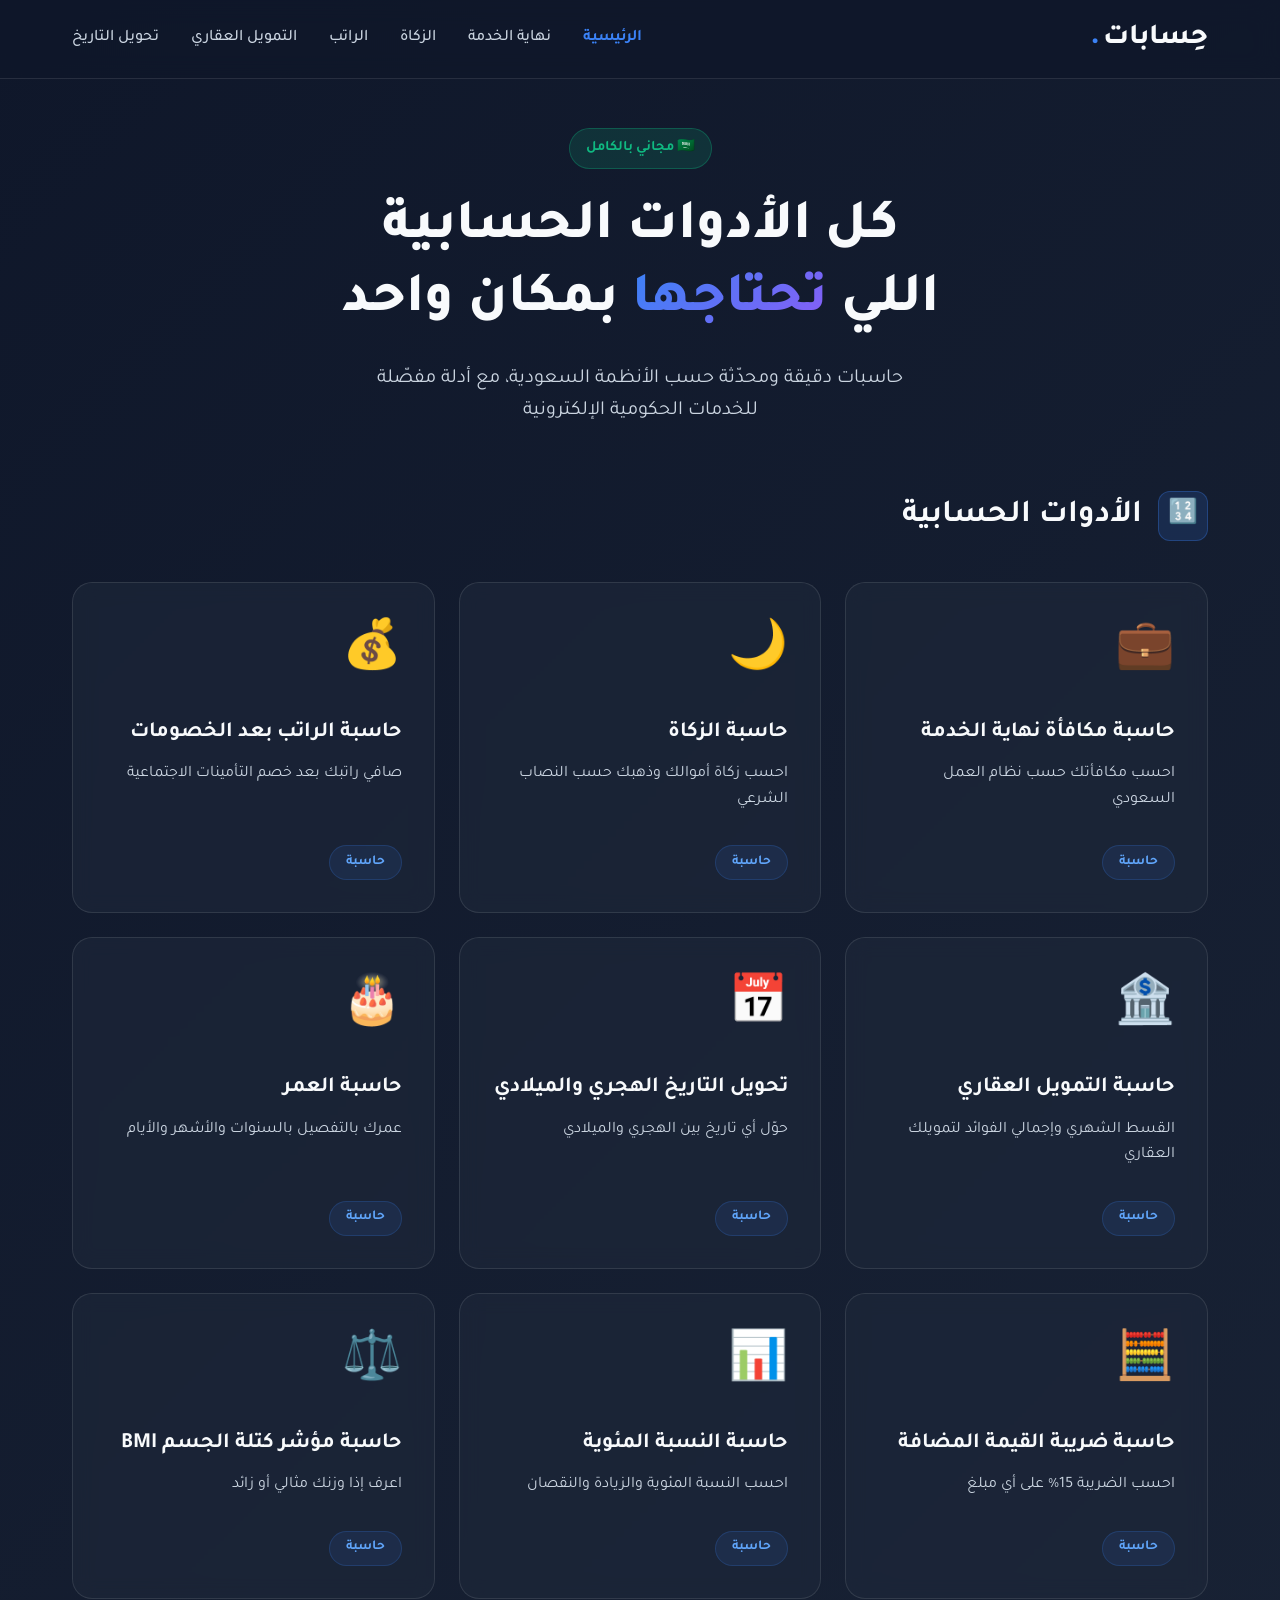
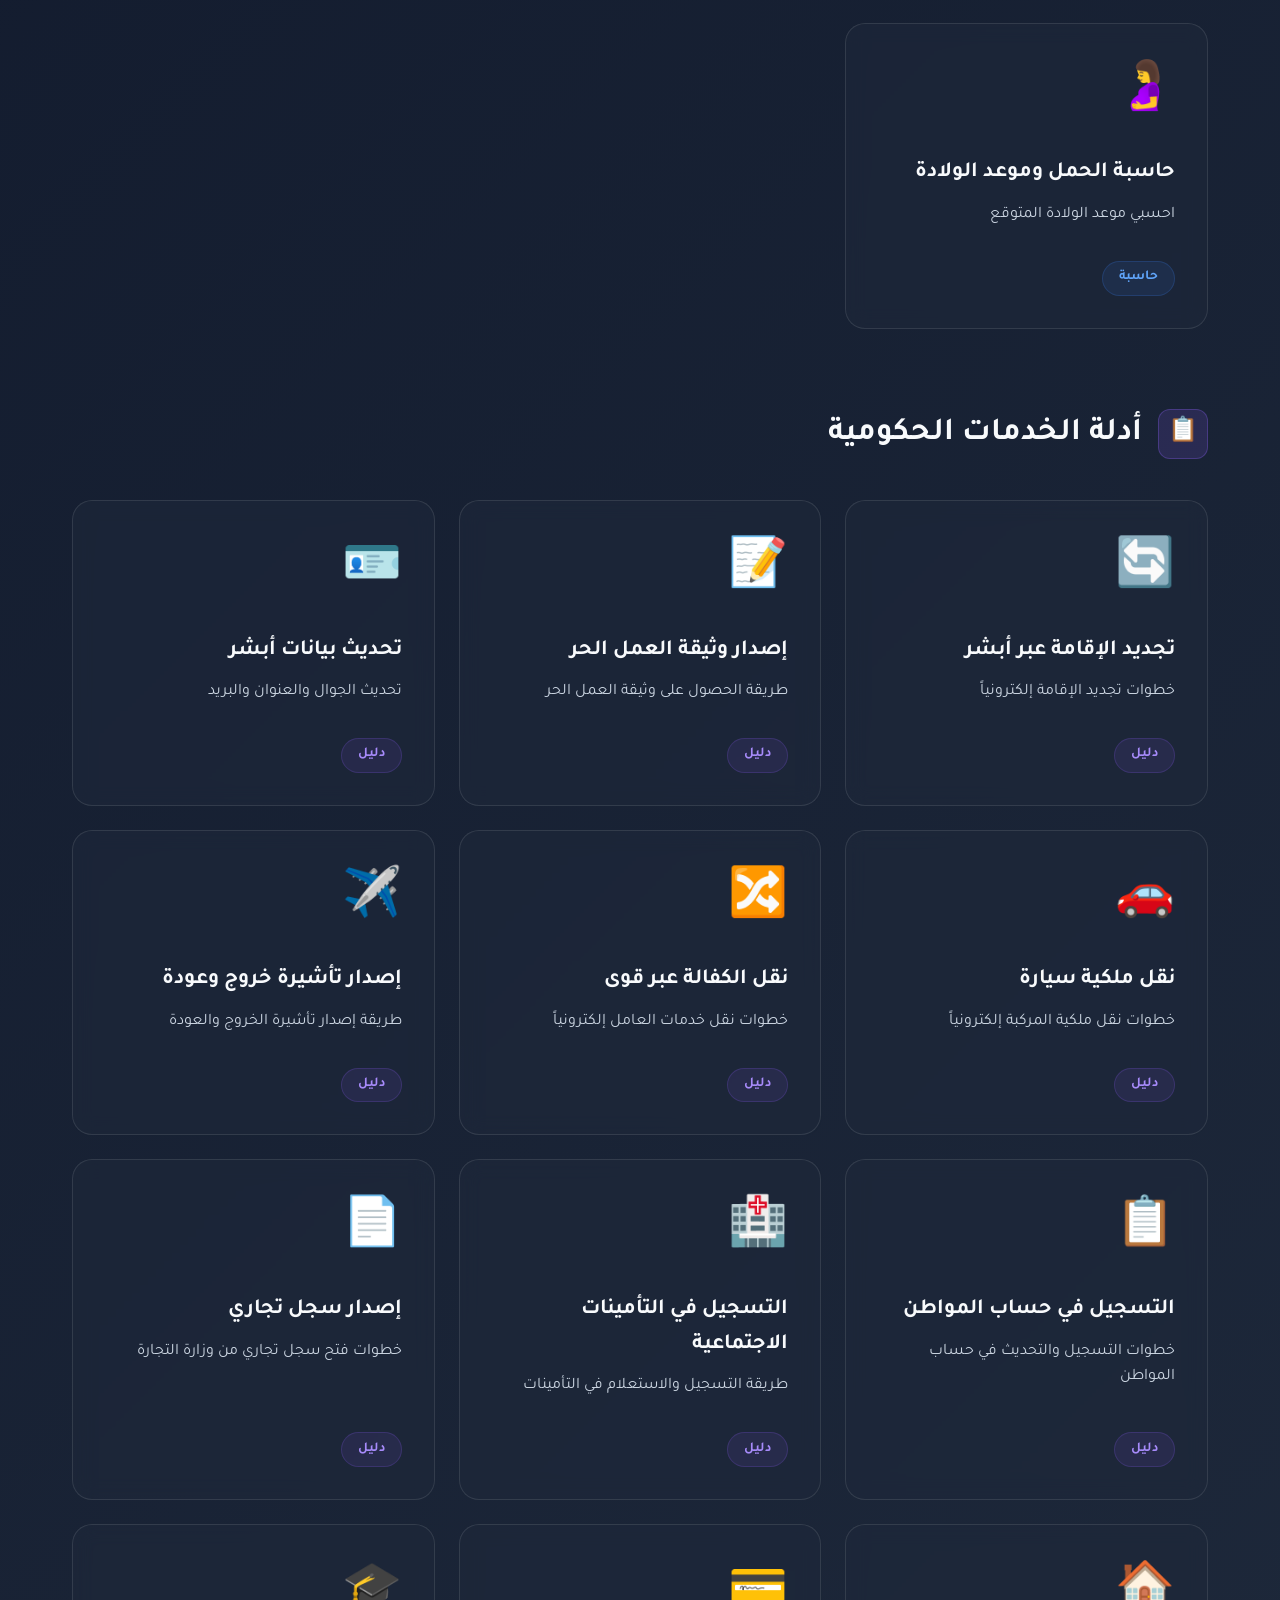
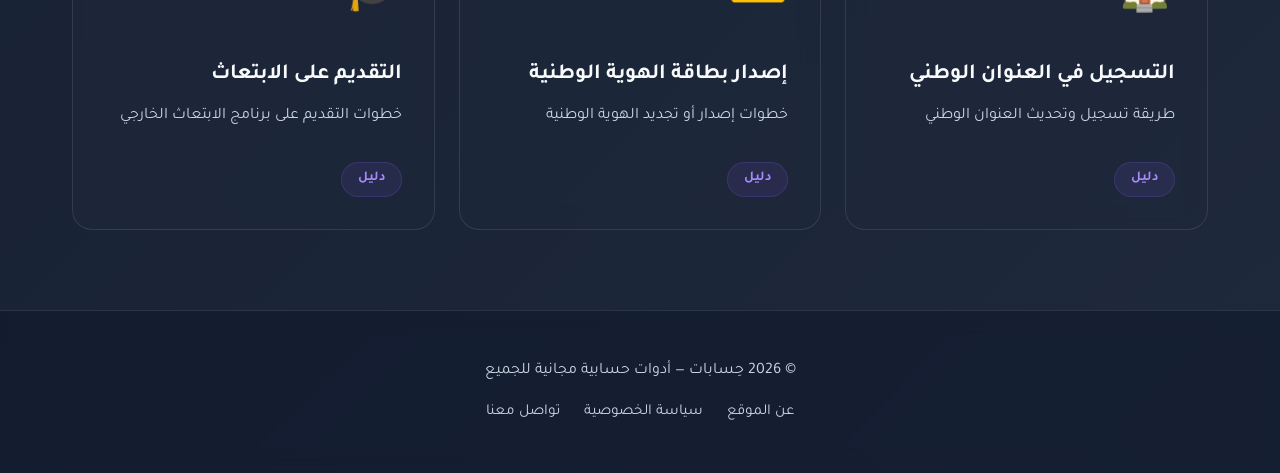
<file: index.html>
<!DOCTYPE html><html lang="ar" dir="rtl"><head>
<meta charset="UTF-8"><meta name="viewport" content="width=device-width,initial-scale=1.0">
<title>حِسابات - أدوات حسابية ودليل الخدمات السعودية - حِسابات</title>
<meta name="description" content="أدوات حسابية مجانية ودليل شامل للخدمات الحكومية السعودية. حاسبة نهاية الخدمة، الزكاة، الراتب، التمويل العقاري، وأكثر.">
<link rel="canonical" href="https://hisabat.com/">
<meta property="og:title" content="حِسابات - أدوات حسابية ودليل الخدمات السعودية"><meta property="og:description" content="أدوات حسابية مجانية ودليل شامل للخدمات الحكومية السعودية. حاسبة نهاية الخدمة، الزكاة، الراتب، التمويل العقاري، وأكثر.">
<link rel="stylesheet" href="/css/style.css">
</head><body>
<nav class="nav"><div class="nav-inner">
<a href="/" class="nav-logo">حِسابات<span>.</span></a>
<button class="nav-menu-btn" onclick="document.querySelector('.nav-links').classList.toggle('open')">☰</button>
<div class="nav-links">
<a href="/" style="color:var(--accent);font-weight:700">الرئيسية</a>
<a href="/tools/end-of-service.html">نهاية الخدمة</a>
<a href="/tools/zakat.html">الزكاة</a>
<a href="/tools/salary.html">الراتب</a>
<a href="/tools/mortgage.html">التمويل العقاري</a>
<a href="/tools/hijri.html">تحويل التاريخ</a>
</div></div></nav>
<section class="hero">
<div class="hero-badge">🇸🇦 مجاني بالكامل</div>
<h1>كل الأدوات الحسابية<br>اللي <em>تحتاجها</em> بمكان واحد</h1>
<p>حاسبات دقيقة ومحدّثة حسب الأنظمة السعودية، مع أدلة مفصّلة للخدمات الحكومية الإلكترونية</p>
</section>
<section class="section">
<div class="section-header"><div class="section-icon calc">🔢</div><h2 class="section-title">الأدوات الحسابية</h2></div>
<div class="tools-grid">
<a class="tool-card" href="/tools/end-of-service.html"><span class="card-emoji">💼</span><h3>حاسبة مكافأة نهاية الخدمة</h3><p>احسب مكافأتك حسب نظام العمل السعودي</p><span class="card-tag calc-tag">حاسبة</span></a>
<a class="tool-card" href="/tools/zakat.html"><span class="card-emoji">🌙</span><h3>حاسبة الزكاة</h3><p>احسب زكاة أموالك وذهبك حسب النصاب الشرعي</p><span class="card-tag calc-tag">حاسبة</span></a>
<a class="tool-card" href="/tools/salary.html"><span class="card-emoji">💰</span><h3>حاسبة الراتب بعد الخصومات</h3><p>صافي راتبك بعد خصم التأمينات الاجتماعية</p><span class="card-tag calc-tag">حاسبة</span></a>
<a class="tool-card" href="/tools/mortgage.html"><span class="card-emoji">🏦</span><h3>حاسبة التمويل العقاري</h3><p>القسط الشهري وإجمالي الفوائد لتمويلك العقاري</p><span class="card-tag calc-tag">حاسبة</span></a>
<a class="tool-card" href="/tools/hijri.html"><span class="card-emoji">📅</span><h3>تحويل التاريخ الهجري والميلادي</h3><p>حوّل أي تاريخ بين الهجري والميلادي</p><span class="card-tag calc-tag">حاسبة</span></a>
<a class="tool-card" href="/tools/age.html"><span class="card-emoji">🎂</span><h3>حاسبة العمر</h3><p>عمرك بالتفصيل بالسنوات والأشهر والأيام</p><span class="card-tag calc-tag">حاسبة</span></a>
<a class="tool-card" href="/tools/vat.html"><span class="card-emoji">🧮</span><h3>حاسبة ضريبة القيمة المضافة</h3><p>احسب الضريبة 15% على أي مبلغ</p><span class="card-tag calc-tag">حاسبة</span></a>
<a class="tool-card" href="/tools/percentage.html"><span class="card-emoji">📊</span><h3>حاسبة النسبة المئوية</h3><p>احسب النسبة المئوية والزيادة والنقصان</p><span class="card-tag calc-tag">حاسبة</span></a>
<a class="tool-card" href="/tools/bmi.html"><span class="card-emoji">⚖️</span><h3>حاسبة مؤشر كتلة الجسم BMI</h3><p>اعرف إذا وزنك مثالي أو زائد</p><span class="card-tag calc-tag">حاسبة</span></a>
<a class="tool-card" href="/tools/pregnancy.html"><span class="card-emoji">🤰</span><h3>حاسبة الحمل وموعد الولادة</h3><p>احسبي موعد الولادة المتوقع</p><span class="card-tag calc-tag">حاسبة</span></a>
</div></section>
<section class="section">
<div class="section-header"><div class="section-icon guide">📋</div><h2 class="section-title">أدلة الخدمات الحكومية</h2></div>
<div class="tools-grid">
<a class="tool-card" href="/guides/renew-iqama.html"><span class="card-emoji">🔄</span><h3>تجديد الإقامة عبر أبشر</h3><p>خطوات تجديد الإقامة إلكترونياً</p><span class="card-tag guide-tag">دليل</span></a>
<a class="tool-card" href="/guides/freelance-certificate.html"><span class="card-emoji">📝</span><h3>إصدار وثيقة العمل الحر</h3><p>طريقة الحصول على وثيقة العمل الحر</p><span class="card-tag guide-tag">دليل</span></a>
<a class="tool-card" href="/guides/update-absher.html"><span class="card-emoji">🪪</span><h3>تحديث بيانات أبشر</h3><p>تحديث الجوال والعنوان والبريد</p><span class="card-tag guide-tag">دليل</span></a>
<a class="tool-card" href="/guides/transfer-vehicle.html"><span class="card-emoji">🚗</span><h3>نقل ملكية سيارة</h3><p>خطوات نقل ملكية المركبة إلكترونياً</p><span class="card-tag guide-tag">دليل</span></a>
<a class="tool-card" href="/guides/transfer-kafala.html"><span class="card-emoji">🔀</span><h3>نقل الكفالة عبر قوى</h3><p>خطوات نقل خدمات العامل إلكترونياً</p><span class="card-tag guide-tag">دليل</span></a>
<a class="tool-card" href="/guides/exit-reentry-visa.html"><span class="card-emoji">✈️</span><h3>إصدار تأشيرة خروج وعودة</h3><p>طريقة إصدار تأشيرة الخروج والعودة</p><span class="card-tag guide-tag">دليل</span></a>
<a class="tool-card" href="/guides/citizen-account.html"><span class="card-emoji">📋</span><h3>التسجيل في حساب المواطن</h3><p>خطوات التسجيل والتحديث في حساب المواطن</p><span class="card-tag guide-tag">دليل</span></a>
<a class="tool-card" href="/guides/gosi-registration.html"><span class="card-emoji">🏥</span><h3>التسجيل في التأمينات الاجتماعية</h3><p>طريقة التسجيل والاستعلام في التأمينات</p><span class="card-tag guide-tag">دليل</span></a>
<a class="tool-card" href="/guides/commercial-register.html"><span class="card-emoji">📄</span><h3>إصدار سجل تجاري</h3><p>خطوات فتح سجل تجاري من وزارة التجارة</p><span class="card-tag guide-tag">دليل</span></a>
<a class="tool-card" href="/guides/national-address.html"><span class="card-emoji">🏠</span><h3>التسجيل في العنوان الوطني</h3><p>طريقة تسجيل وتحديث العنوان الوطني</p><span class="card-tag guide-tag">دليل</span></a>
<a class="tool-card" href="/guides/national-id.html"><span class="card-emoji">💳</span><h3>إصدار بطاقة الهوية الوطنية</h3><p>خطوات إصدار أو تجديد الهوية الوطنية</p><span class="card-tag guide-tag">دليل</span></a>
<a class="tool-card" href="/guides/scholarship.html"><span class="card-emoji">🎓</span><h3>التقديم على الابتعاث</h3><p>خطوات التقديم على برنامج الابتعاث الخارجي</p><span class="card-tag guide-tag">دليل</span></a>
</div></section>
<footer class="footer">
<div class="footer-text">© 2026 حِسابات — أدوات حسابية مجانية للجميع</div>
<div class="footer-links"><a href="/about.html">عن الموقع</a><a href="/privacy.html">سياسة الخصوصية</a><a href="/contact.html">تواصل معنا</a></div>
</footer>
<script>function fmt(n){return Math.round(n).toLocaleString('en-US')}
function showResult(id){var e=document.getElementById(id);e.classList.add('visible');e.scrollIntoView({behavior:'smooth',block:'center'})}</script>
</body></html>
</file>
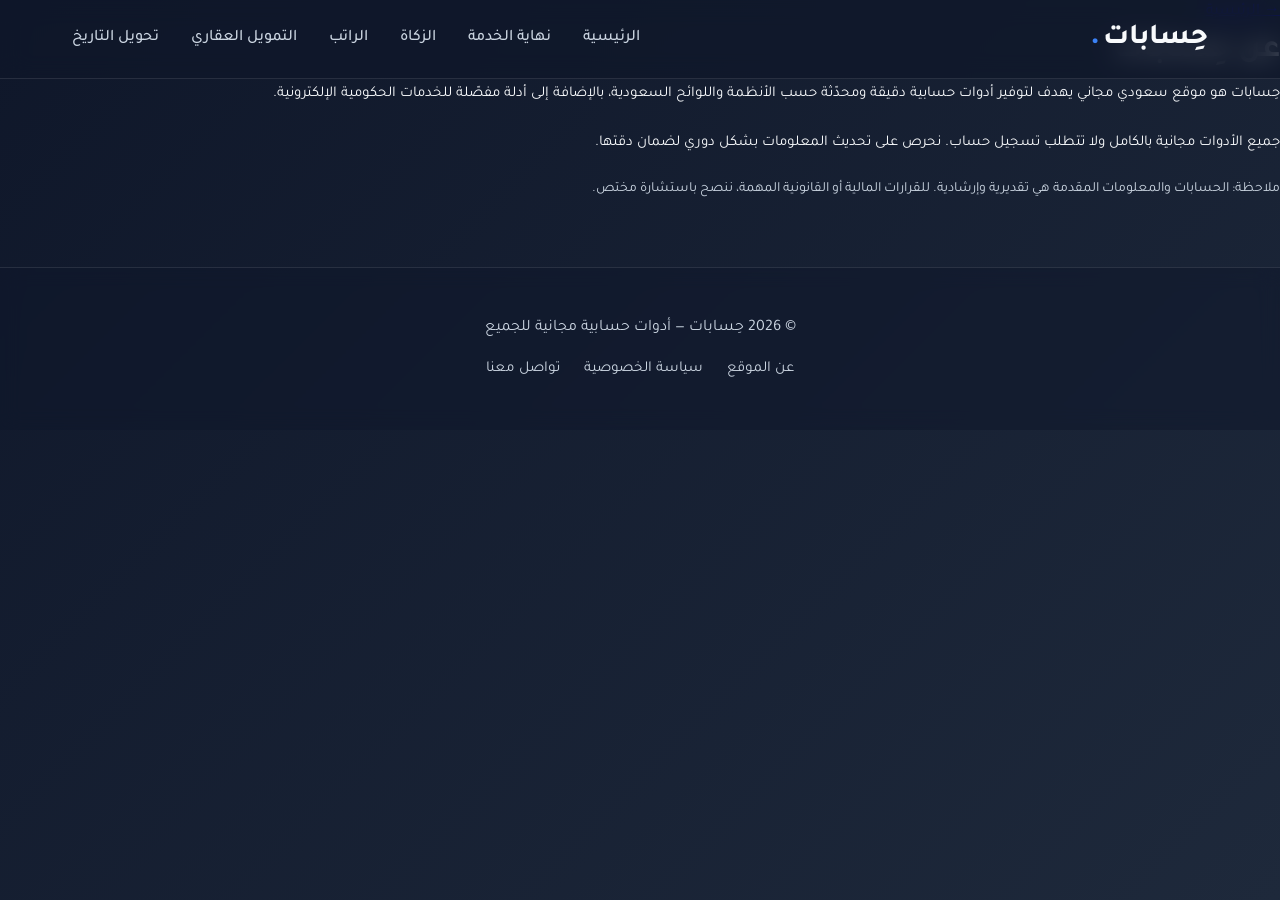
<file: about.html>
<!DOCTYPE html><html lang="ar" dir="rtl"><head>
<meta charset="UTF-8"><meta name="viewport" content="width=device-width,initial-scale=1.0">
<title>عن حِسابات - حِسابات</title>
<meta name="description" content="حِسابات هو موقع سعودي يقدم أدوات حسابية مجانية وأدلة للخدمات الحكومية">
<link rel="canonical" href="https://hisabat.com/about.html">
<meta property="og:title" content="عن حِسابات"><meta property="og:description" content="حِسابات هو موقع سعودي يقدم أدوات حسابية مجانية وأدلة للخدمات الحكومية">
<link rel="stylesheet" href="/css/style.css">
</head><body>
<nav class="nav"><div class="nav-inner">
<a href="/" class="nav-logo">حِسابات<span>.</span></a>
<button class="nav-menu-btn" onclick="document.querySelector('.nav-links').classList.toggle('open')">☰</button>
<div class="nav-links">
<a href="/">الرئيسية</a>
<a href="/tools/end-of-service.html">نهاية الخدمة</a>
<a href="/tools/zakat.html">الزكاة</a>
<a href="/tools/salary.html">الراتب</a>
<a href="/tools/mortgage.html">التمويل العقاري</a>
<a href="/tools/hijri.html">تحويل التاريخ</a>
</div></div></nav>

<div class="calc-container"><a class="calc-back" href="/">→ الرئيسية</a>
<div class="calc-header"><h1>عن حِسابات</h1></div>
<div class="info-box" style="background:var(--bg-card);border:1px solid var(--border)">
<p style="font-size:15px;line-height:2.2;color:var(--text)">حِسابات هو موقع سعودي مجاني يهدف لتوفير أدوات حسابية دقيقة ومحدّثة حسب الأنظمة واللوائح السعودية، بالإضافة إلى أدلة مفصّلة للخدمات الحكومية الإلكترونية.</p>
<p style="font-size:15px;line-height:2.2;color:var(--text);margin-top:16px">جميع الأدوات مجانية بالكامل ولا تتطلب تسجيل حساب. نحرص على تحديث المعلومات بشكل دوري لضمان دقتها.</p>
<p style="font-size:14px;line-height:2;color:var(--text-muted);margin-top:16px">ملاحظة: الحسابات والمعلومات المقدمة هي تقديرية وإرشادية. للقرارات المالية أو القانونية المهمة، ننصح باستشارة مختص.</p>
</div></div>
<footer class="footer">
<div class="footer-text">© 2026 حِسابات — أدوات حسابية مجانية للجميع</div>
<div class="footer-links"><a href="/about.html">عن الموقع</a><a href="/privacy.html">سياسة الخصوصية</a><a href="/contact.html">تواصل معنا</a></div>
</footer>
<script>function fmt(n){return Math.round(n).toLocaleString('en-US')}
function showResult(id){var e=document.getElementById(id);e.classList.add('visible');e.scrollIntoView({behavior:'smooth',block:'center'})}</script>
</body></html>
</file>
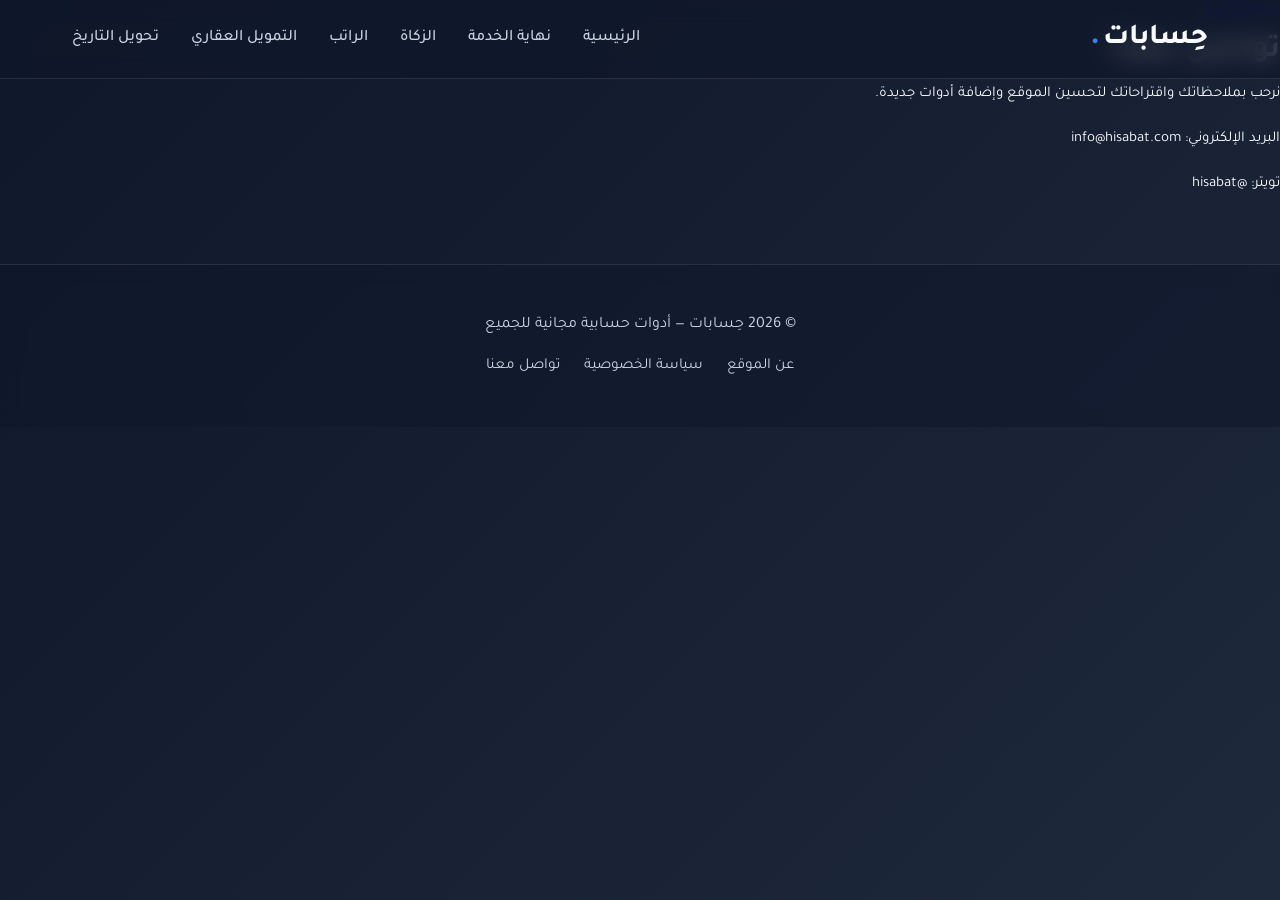
<file: contact.html>
<!DOCTYPE html><html lang="ar" dir="rtl"><head>
<meta charset="UTF-8"><meta name="viewport" content="width=device-width,initial-scale=1.0">
<title>تواصل معنا - حِسابات</title>
<meta name="description" content="تواصل مع فريق حِسابات">
<link rel="canonical" href="https://hisabat.com/contact.html">
<meta property="og:title" content="تواصل معنا"><meta property="og:description" content="تواصل مع فريق حِسابات">
<link rel="stylesheet" href="/css/style.css">
</head><body>
<nav class="nav"><div class="nav-inner">
<a href="/" class="nav-logo">حِسابات<span>.</span></a>
<button class="nav-menu-btn" onclick="document.querySelector('.nav-links').classList.toggle('open')">☰</button>
<div class="nav-links">
<a href="/">الرئيسية</a>
<a href="/tools/end-of-service.html">نهاية الخدمة</a>
<a href="/tools/zakat.html">الزكاة</a>
<a href="/tools/salary.html">الراتب</a>
<a href="/tools/mortgage.html">التمويل العقاري</a>
<a href="/tools/hijri.html">تحويل التاريخ</a>
</div></div></nav>

<div class="calc-container"><a class="calc-back" href="/">→ الرئيسية</a>
<div class="calc-header"><h1>تواصل معنا</h1></div>
<div class="info-box" style="background:var(--bg-card);border:1px solid var(--border)">
<p style="font-size:15px;line-height:2.2;color:var(--text)">نرحب بملاحظاتك واقتراحاتك لتحسين الموقع وإضافة أدوات جديدة.</p>
<p style="font-size:15px;line-height:2.2;color:var(--text);margin-top:12px">البريد الإلكتروني: info@hisabat.com</p>
<p style="font-size:15px;line-height:2.2;color:var(--text);margin-top:12px">تويتر: @hisabat</p>
</div></div>
<footer class="footer">
<div class="footer-text">© 2026 حِسابات — أدوات حسابية مجانية للجميع</div>
<div class="footer-links"><a href="/about.html">عن الموقع</a><a href="/privacy.html">سياسة الخصوصية</a><a href="/contact.html">تواصل معنا</a></div>
</footer>
<script>function fmt(n){return Math.round(n).toLocaleString('en-US')}
function showResult(id){var e=document.getElementById(id);e.classList.add('visible');e.scrollIntoView({behavior:'smooth',block:'center'})}</script>
</body></html>
</file>
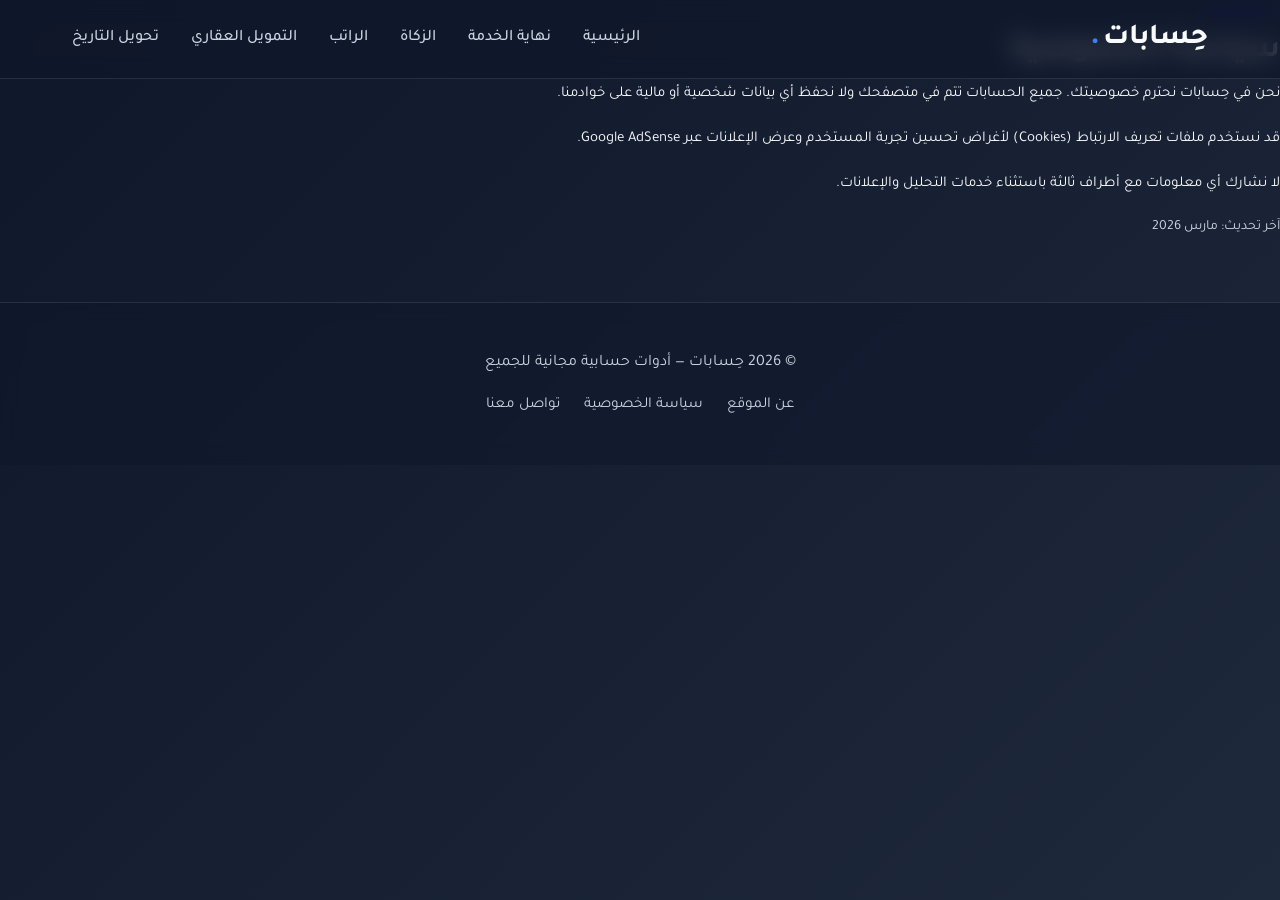
<file: privacy.html>
<!DOCTYPE html><html lang="ar" dir="rtl"><head>
<meta charset="UTF-8"><meta name="viewport" content="width=device-width,initial-scale=1.0">
<title>سياسة الخصوصية - حِسابات</title>
<meta name="description" content="سياسة الخصوصية لموقع حِسابات">
<link rel="canonical" href="https://hisabat.com/privacy.html">
<meta property="og:title" content="سياسة الخصوصية"><meta property="og:description" content="سياسة الخصوصية لموقع حِسابات">
<link rel="stylesheet" href="/css/style.css">
</head><body>
<nav class="nav"><div class="nav-inner">
<a href="/" class="nav-logo">حِسابات<span>.</span></a>
<button class="nav-menu-btn" onclick="document.querySelector('.nav-links').classList.toggle('open')">☰</button>
<div class="nav-links">
<a href="/">الرئيسية</a>
<a href="/tools/end-of-service.html">نهاية الخدمة</a>
<a href="/tools/zakat.html">الزكاة</a>
<a href="/tools/salary.html">الراتب</a>
<a href="/tools/mortgage.html">التمويل العقاري</a>
<a href="/tools/hijri.html">تحويل التاريخ</a>
</div></div></nav>

<div class="calc-container"><a class="calc-back" href="/">→ الرئيسية</a>
<div class="calc-header"><h1>سياسة الخصوصية</h1></div>
<div class="info-box" style="background:var(--bg-card);border:1px solid var(--border)">
<p style="font-size:15px;line-height:2.2;color:var(--text)">نحن في حِسابات نحترم خصوصيتك. جميع الحسابات تتم في متصفحك ولا نحفظ أي بيانات شخصية أو مالية على خوادمنا.</p>
<p style="font-size:15px;line-height:2.2;color:var(--text);margin-top:12px">قد نستخدم ملفات تعريف الارتباط (Cookies) لأغراض تحسين تجربة المستخدم وعرض الإعلانات عبر Google AdSense.</p>
<p style="font-size:15px;line-height:2.2;color:var(--text);margin-top:12px">لا نشارك أي معلومات مع أطراف ثالثة باستثناء خدمات التحليل والإعلانات.</p>
<p style="font-size:14px;color:var(--text-muted);margin-top:16px">آخر تحديث: مارس 2026</p>
</div></div>
<footer class="footer">
<div class="footer-text">© 2026 حِسابات — أدوات حسابية مجانية للجميع</div>
<div class="footer-links"><a href="/about.html">عن الموقع</a><a href="/privacy.html">سياسة الخصوصية</a><a href="/contact.html">تواصل معنا</a></div>
</footer>
<script>function fmt(n){return Math.round(n).toLocaleString('en-US')}
function showResult(id){var e=document.getElementById(id);e.classList.add('visible');e.scrollIntoView({behavior:'smooth',block:'center'})}</script>
</body></html>
</file>
<file: css/style.css>
@import url('https://fonts.googleapis.com/css2?family=Tajawal:wght@400;500;700;800&display=swap');

:root {
  --bg-gradient: linear-gradient(135deg, #0f172a 0%, #1e293b 100%);
  --card-bg: rgba(30, 41, 59, 0.6);
  --card-border: rgba(255, 255, 255, 0.1);
  --text-main: #f8fafc;
  --text-muted: #cbd5e1;
  --accent: #3b82f6;
  --accent-gradient: linear-gradient(135deg, #3b82f6 0%, #8b5cf6 100%);
  --accent-gradient-hover: linear-gradient(135deg, #60a5fa 0%, #a78bfa 100%);
  --success: #10b981;
  --warning: #f59e0b;
}

* {
  margin: 0;
  padding: 0;
  box-sizing: border-box;
  font-family: 'Tajawal', sans-serif;
}

body {
  background: var(--bg-gradient);
  color: var(--text-main);
  min-height: 100vh;
  line-height: 1.6;
  overflow-x: hidden;
  direction: rtl; /* For Arabic */
}

/* Nav */
.nav {
  position: fixed;
  top: 0;
  width: 100%;
  z-index: 1000;
  background: rgba(15, 23, 42, 0.75);
  backdrop-filter: blur(12px);
  -webkit-backdrop-filter: blur(12px);
  border-bottom: 1px solid var(--card-border);
}

.nav-inner {
  max-width: 1200px;
  margin: 0 auto;
  padding: 1rem 2rem;
  display: flex;
  justify-content: space-between;
  align-items: center;
}

.nav-logo {
  font-size: 1.8rem;
  font-weight: 800;
  color: var(--text-main);
  text-decoration: none;
  display: flex;
  align-items: center;
  gap: 0.2rem;
}

.nav-logo span {
  color: #3b82f6;
}

.nav-menu-btn {
  display: none;
  background: none;
  border: none;
  color: var(--text-main);
  font-size: 1.5rem;
  cursor: pointer;
}

.nav-links {
  display: flex;
  gap: 2rem;
}

.nav-links a {
  color: var(--text-muted);
  text-decoration: none;
  font-weight: 500;
  transition: all 0.3s ease;
  position: relative;
}

.nav-links a:hover {
  color: var(--text-main);
}

.nav-links a::after {
  content: '';
  position: absolute;
  bottom: -4px;
  right: 0;
  width: 0%;
  height: 2px;
  background: var(--accent-gradient);
  transition: width 0.3s ease;
}

.nav-links a:hover::after {
  width: 100%;
}

/* Hero */
.hero {
  padding: 8rem 2rem 4rem;
  text-align: center;
  max-width: 800px;
  margin: 0 auto;
  animation: fadeInDown 0.8s ease-out forwards;
}

.hero-badge {
  display: inline-block;
  padding: 0.5rem 1rem;
  background: rgba(16, 185, 129, 0.15);
  color: var(--success);
  border: 1px solid rgba(16, 185, 129, 0.3);
  border-radius: 999px;
  font-weight: 700;
  font-size: 0.9rem;
  margin-bottom: 1.5rem;
  backdrop-filter: blur(4px);
}

.hero h1 {
  font-size: 3.5rem;
  font-weight: 800;
  line-height: 1.3;
  margin-bottom: 1.5rem;
  color: var(--text-main);
}

.hero h1 em {
  font-style: normal;
  background: var(--accent-gradient);
  -webkit-background-clip: text;
  -webkit-text-fill-color: transparent;
  display: inline-block;
  position: relative;
}

.hero p {
  font-size: 1.25rem;
  color: var(--text-muted);
  max-width: 600px;
  margin: 0 auto;
}

/* Sections */
.section {
  max-width: 1200px;
  margin: 0 auto 5rem;
  padding: 0 2rem;
}

.section-header {
  display: flex;
  align-items: center;
  gap: 1rem;
  margin-bottom: 2.5rem;
}

.section-icon {
  width: 50px;
  height: 50px;
  display: flex;
  align-items: center;
  justify-content: center;
  border-radius: 12px;
  font-size: 1.5rem;
}

.section-icon.calc {
  background: rgba(59, 130, 246, 0.15);
  color: #3b82f6;
  border: 1px solid rgba(59, 130, 246, 0.3);
}

.section-icon.guide {
  background: rgba(139, 92, 246, 0.15);
  color: #8b5cf6;
  border: 1px solid rgba(139, 92, 246, 0.3);
}

.section-title {
  font-size: 2rem;
  font-weight: 700;
}

/* Grid */
.tools-grid {
  display: grid;
  grid-template-columns: repeat(auto-fill, minmax(320px, 1fr));
  gap: 1.5rem;
}

.tool-card {
  background: var(--card-bg);
  border: 1px solid var(--card-border);
  border-radius: 20px;
  padding: 2rem;
  text-decoration: none;
  color: var(--text-main);
  transition: all 0.4s cubic-bezier(0.175, 0.885, 0.32, 1.275);
  position: relative;
  overflow: hidden;
  display: flex;
  flex-direction: column;
  backdrop-filter: blur(10px);
  -webkit-backdrop-filter: blur(10px);
}

.tool-card::before {
  content: '';
  position: absolute;
  top: 0;
  left: 0;
  width: 100%;
  height: 100%;
  background: linear-gradient(135deg, rgba(255,255,255,0.05) 0%, rgba(255,255,255,0) 100%);
  opacity: 0;
  transition: opacity 0.4s ease;
  pointer-events: none;
}

.tool-card:hover {
  transform: translateY(-8px);
  box-shadow: 0 20px 40px rgba(0, 0, 0, 0.3);
  border-color: rgba(255, 255, 255, 0.3);
}

.tool-card:hover::before {
  opacity: 1;
}

.card-emoji {
  font-size: 3rem;
  margin-bottom: 1.5rem;
  display: inline-block;
  transition: transform 0.4s ease;
}

.tool-card:hover .card-emoji {
  transform: scale(1.1) rotate(-5deg);
}

.tool-card h3 {
  font-size: 1.35rem;
  font-weight: 700;
  margin-bottom: 0.75rem;
}

.tool-card p {
  color: var(--text-muted);
  font-size: 1rem;
  flex-grow: 1;
  margin-bottom: 2rem;
}

.card-tag {
  align-self: flex-start;
  padding: 0.35rem 1rem;
  border-radius: 999px;
  font-size: 0.85rem;
  font-weight: 700;
}

.calc-tag {
  background: rgba(59, 130, 246, 0.1);
  color: #60a5fa;
  border: 1px solid rgba(59, 130, 246, 0.2);
}

.guide-tag {
  background: rgba(139, 92, 246, 0.1);
  color: #a78bfa;
  border: 1px solid rgba(139, 92, 246, 0.2);
}

/* Footer */
.footer {
  border-top: 1px solid var(--card-border);
  padding: 3rem 2rem;
  text-align: center;
  margin-top: 4rem;
  background: rgba(15, 23, 42, 0.5);
  backdrop-filter: blur(10px);
}

.footer-text {
  color: var(--text-muted);
  margin-bottom: 1rem;
  font-size: 1rem;
}

.footer-links {
  display: flex;
  justify-content: center;
  gap: 1.5rem;
  flex-wrap: wrap;
}

.footer-links a {
  color: var(--text-muted);
  text-decoration: none;
  font-size: 0.95rem;
  transition: color 0.3s ease;
}

.footer-links a:hover {
  color: var(--text-main);
}

/* Animations */
@keyframes fadeInDown {
  from {
    opacity: 0;
    transform: translateY(-30px);
  }
  to {
    opacity: 1;
    transform: translateY(0);
  }
}

/* Media Queries */
@media (max-width: 768px) {
  .nav-menu-btn {
    display: block;
  }
  
  .nav-links {
    position: absolute;
    top: 100%;
    left: 0;
    width: 100%;
    background: rgba(15, 23, 42, 0.95);
    backdrop-filter: blur(15px);
    flex-direction: column;
    padding: 0;
    max-height: 0;
    overflow: hidden;
    transition: max-height 0.3s ease;
    border-bottom: 1px solid var(--card-border);
  }
  
  .nav-links.open {
    padding: 1rem 0;
    max-height: 400px;
  }
  
  .nav-links a {
    padding: 1rem 2rem;
    display: block;
  }
  
  .hero h1 {
    font-size: 2.5rem;
  }
  
  .tools-grid {
    grid-template-columns: 1fr;
  }
}
</file>
